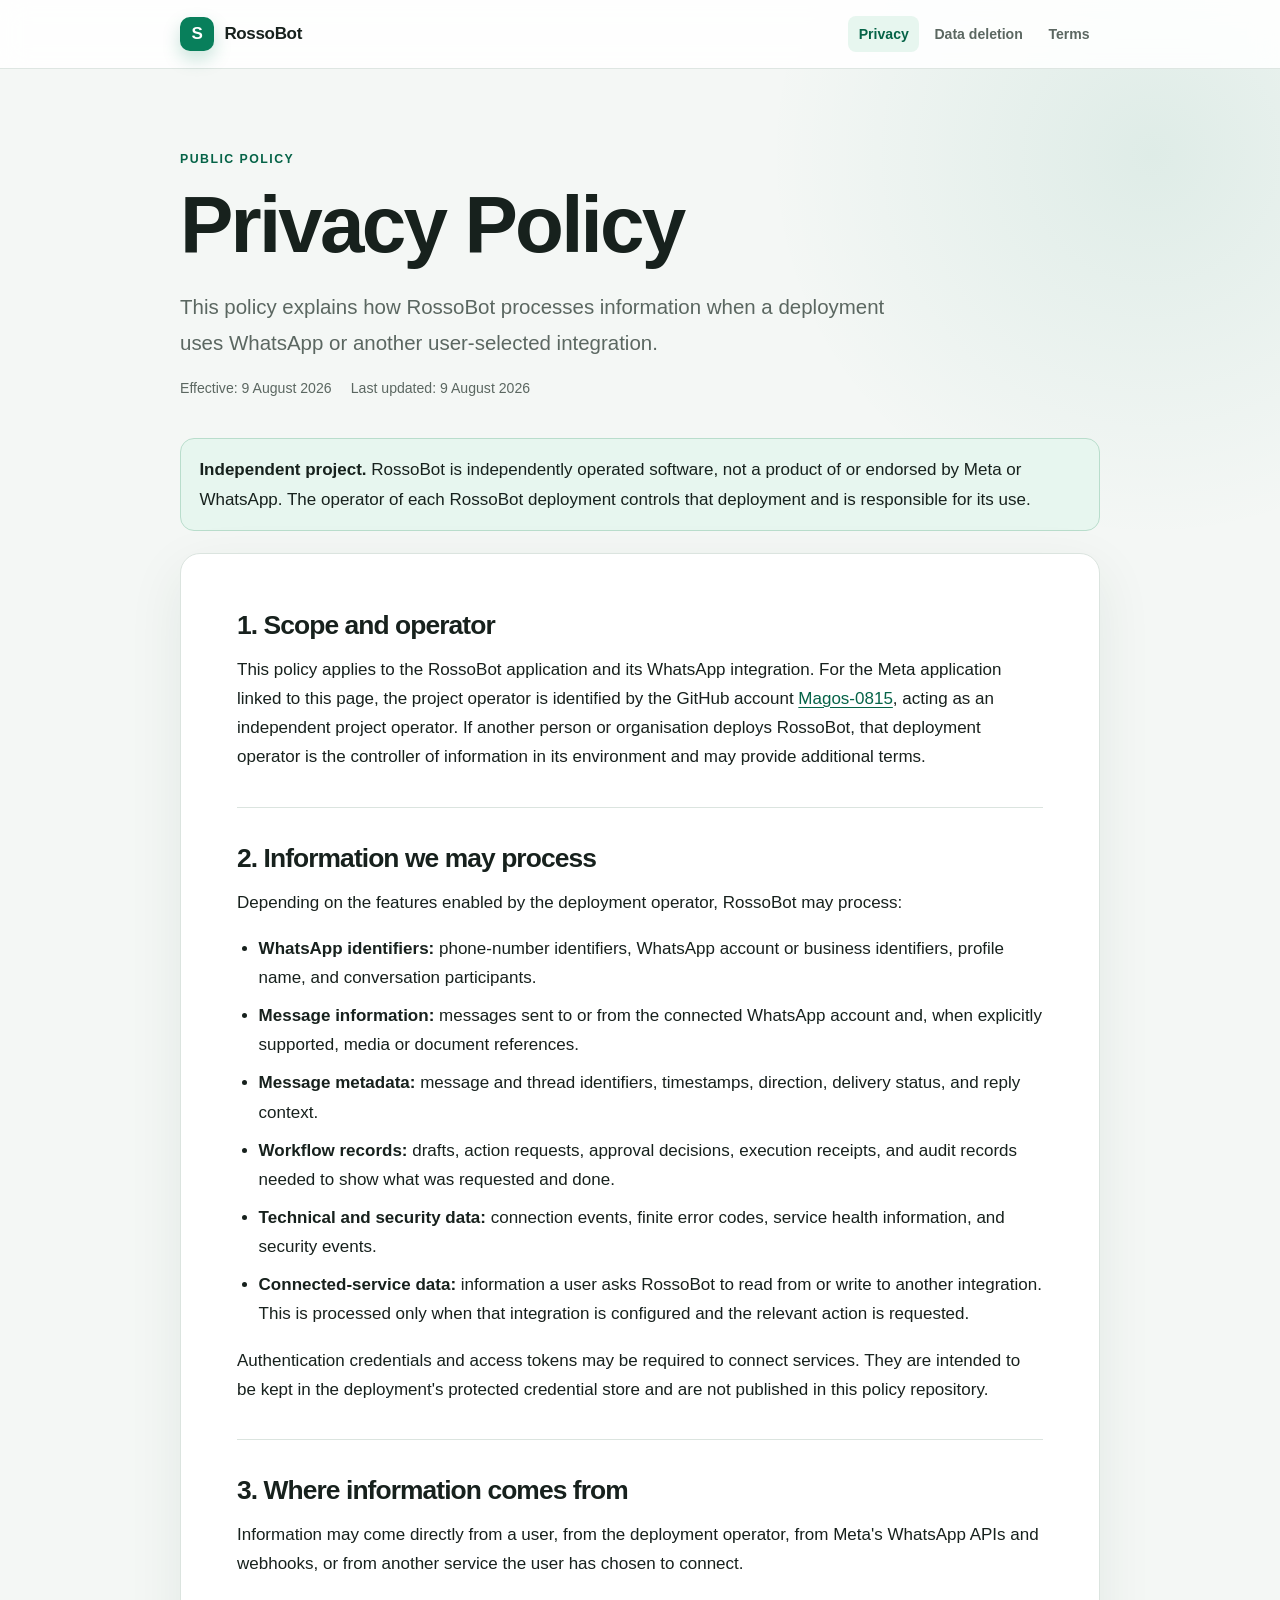
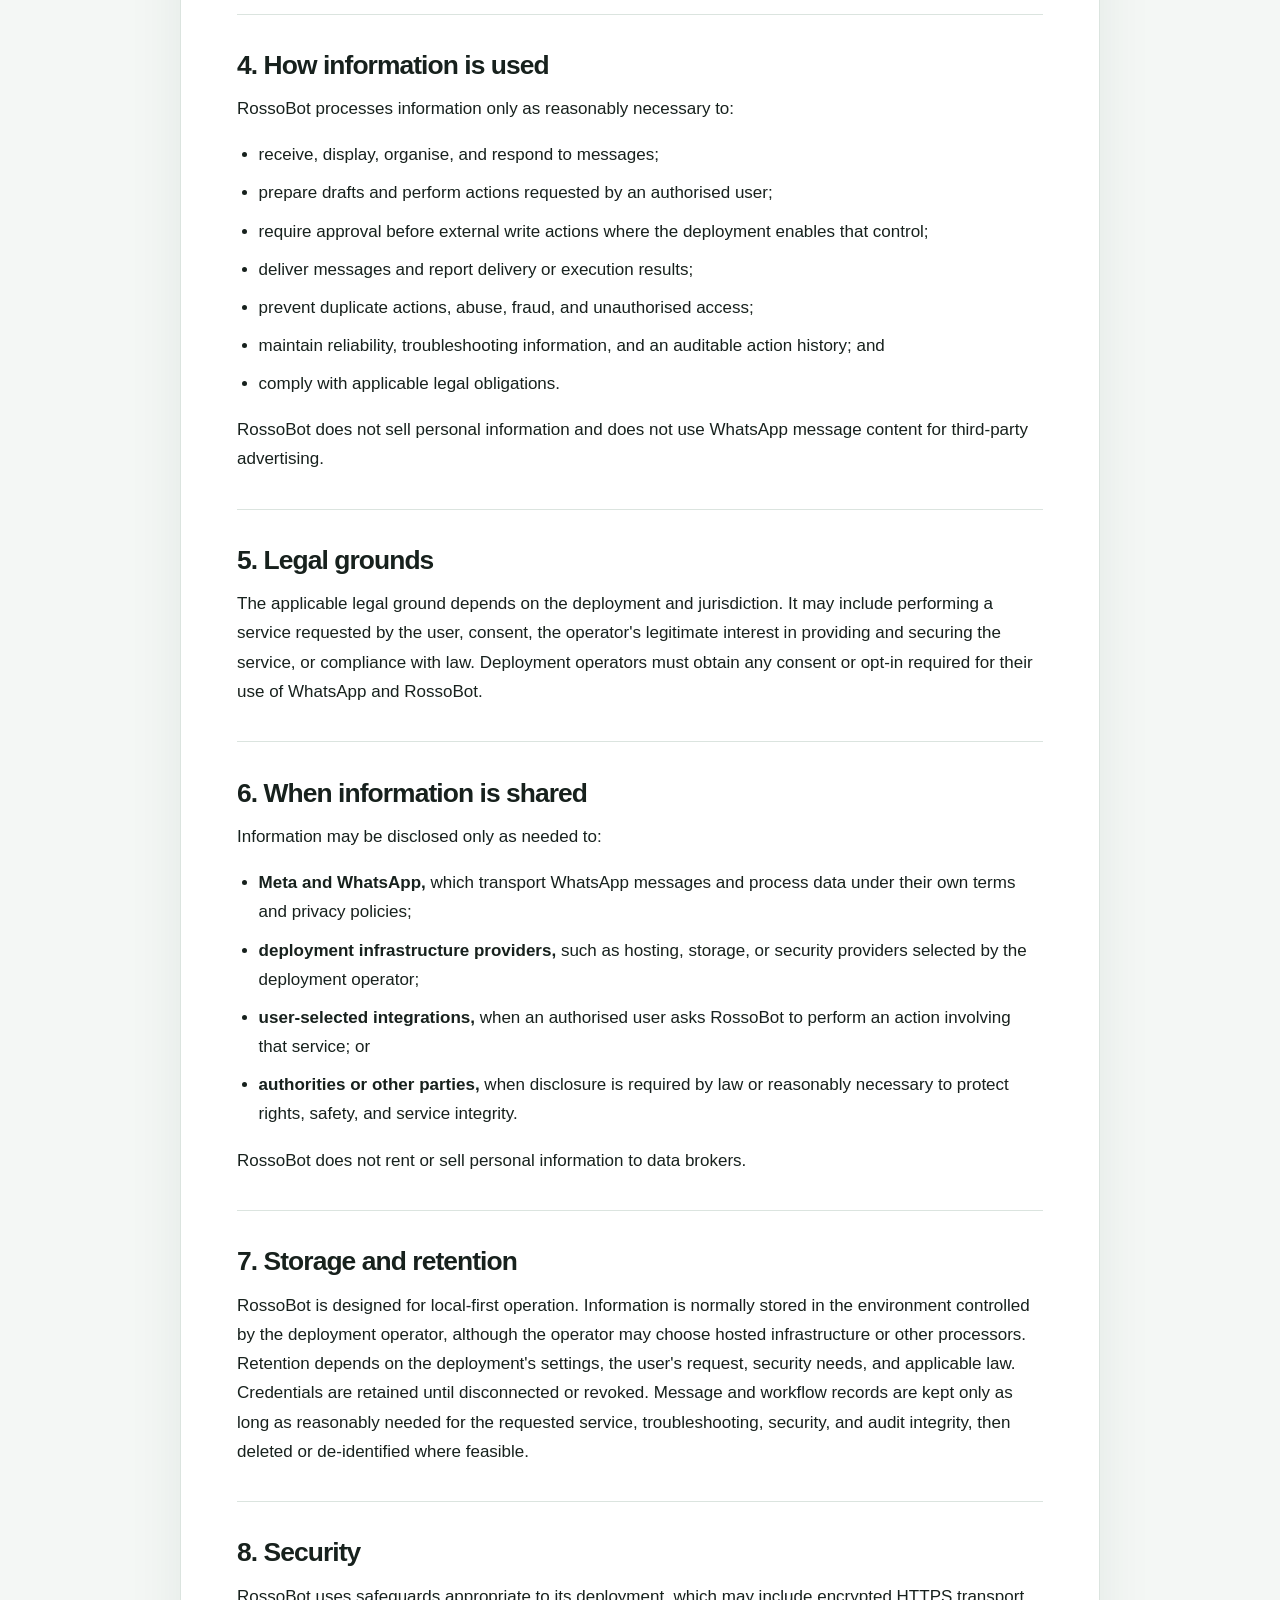
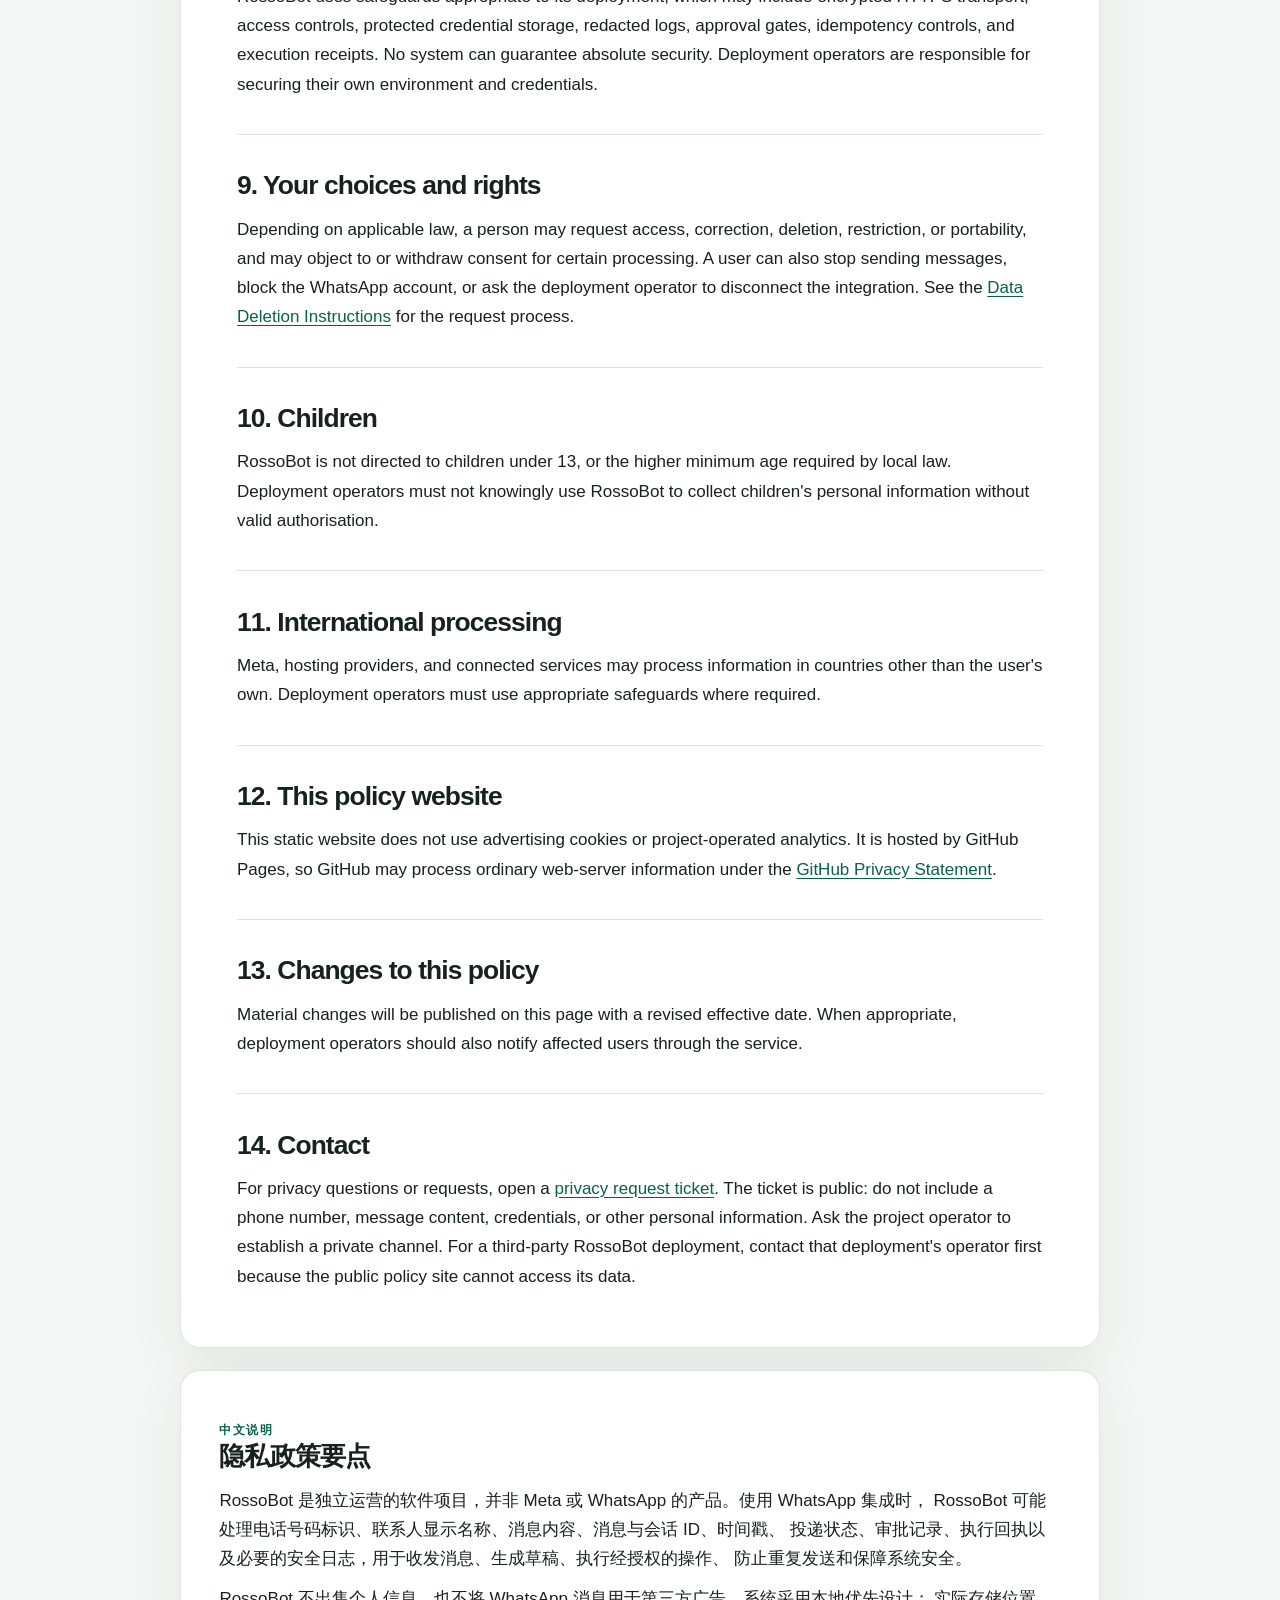
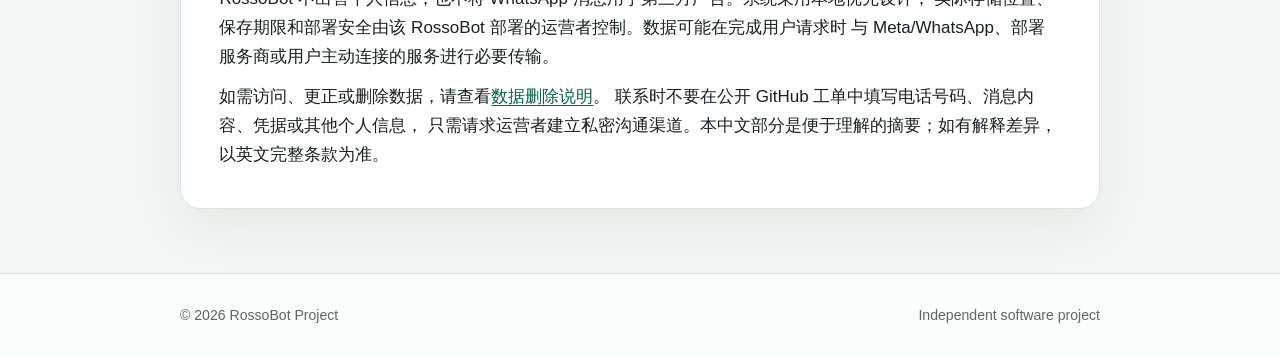
<file: index.html>
<!doctype html>
<html lang="en">
  <head>
    <meta charset="utf-8">
    <meta name="viewport" content="width=device-width, initial-scale=1">
    <meta name="description" content="Privacy Policy for RossoBot, including its WhatsApp integration.">
    <meta name="robots" content="index,follow">
    <title>RossoBot Privacy Policy</title>
    <link rel="icon" href="./assets/favicon.svg" type="image/svg+xml">
    <link rel="stylesheet" href="./assets/styles.css">
  </head>
  <body>
    <header class="site-header">
      <div class="shell header-inner">
        <a class="brand" href="./" aria-label="RossoBot privacy home">
          <span class="brand-mark" aria-hidden="true">S</span>
          <span>RossoBot</span>
        </a>
        <nav aria-label="Policy navigation">
          <a aria-current="page" href="./">Privacy</a>
          <a href="./data-deletion/">Data deletion</a>
          <a href="./terms/">Terms</a>
        </nav>
      </div>
    </header>

    <main class="shell">
      <section class="hero">
        <p class="eyebrow">Public policy</p>
        <h1>Privacy Policy</h1>
        <p class="lede">
          This policy explains how RossoBot processes information when a deployment uses
          WhatsApp or another user-selected integration.
        </p>
        <div class="meta-row">
          <span>Effective: 9 August 2026</span>
          <span>Last updated: 9 August 2026</span>
        </div>
      </section>

      <div class="notice" role="note">
        <strong>Independent project.</strong> RossoBot is independently operated software,
        not a product of or endorsed by Meta or WhatsApp. The operator of each RossoBot
        deployment controls that deployment and is responsible for its use.
      </div>

      <article class="policy-card">
        <section id="scope">
          <h2>1. Scope and operator</h2>
          <p>
            This policy applies to the RossoBot application and its WhatsApp integration.
            For the Meta application linked to this page, the project operator is identified
            by the GitHub account <a href="https://github.com/Magos-0815">Magos-0815</a>,
            acting as an independent project operator. If another person or organisation
            deploys RossoBot, that deployment operator is the controller of information in
            its environment and may provide additional terms.
          </p>
        </section>

        <section id="information">
          <h2>2. Information we may process</h2>
          <p>Depending on the features enabled by the deployment operator, RossoBot may process:</p>
          <ul>
            <li>
              <strong>WhatsApp identifiers:</strong> phone-number identifiers, WhatsApp account
              or business identifiers, profile name, and conversation participants.
            </li>
            <li>
              <strong>Message information:</strong> messages sent to or from the connected
              WhatsApp account and, when explicitly supported, media or document references.
            </li>
            <li>
              <strong>Message metadata:</strong> message and thread identifiers, timestamps,
              direction, delivery status, and reply context.
            </li>
            <li>
              <strong>Workflow records:</strong> drafts, action requests, approval decisions,
              execution receipts, and audit records needed to show what was requested and done.
            </li>
            <li>
              <strong>Technical and security data:</strong> connection events, finite error codes,
              service health information, and security events.
            </li>
            <li>
              <strong>Connected-service data:</strong> information a user asks RossoBot to read
              from or write to another integration. This is processed only when that integration
              is configured and the relevant action is requested.
            </li>
          </ul>
          <p>
            Authentication credentials and access tokens may be required to connect services.
            They are intended to be kept in the deployment's protected credential store and are
            not published in this policy repository.
          </p>
        </section>

        <section id="sources">
          <h2>3. Where information comes from</h2>
          <p>
            Information may come directly from a user, from the deployment operator, from Meta's
            WhatsApp APIs and webhooks, or from another service the user has chosen to connect.
          </p>
        </section>

        <section id="use">
          <h2>4. How information is used</h2>
          <p>RossoBot processes information only as reasonably necessary to:</p>
          <ul>
            <li>receive, display, organise, and respond to messages;</li>
            <li>prepare drafts and perform actions requested by an authorised user;</li>
            <li>require approval before external write actions where the deployment enables that control;</li>
            <li>deliver messages and report delivery or execution results;</li>
            <li>prevent duplicate actions, abuse, fraud, and unauthorised access;</li>
            <li>maintain reliability, troubleshooting information, and an auditable action history; and</li>
            <li>comply with applicable legal obligations.</li>
          </ul>
          <p>
            RossoBot does not sell personal information and does not use WhatsApp message content
            for third-party advertising.
          </p>
        </section>

        <section id="basis">
          <h2>5. Legal grounds</h2>
          <p>
            The applicable legal ground depends on the deployment and jurisdiction. It may include
            performing a service requested by the user, consent, the operator's legitimate interest
            in providing and securing the service, or compliance with law. Deployment operators must
            obtain any consent or opt-in required for their use of WhatsApp and RossoBot.
          </p>
        </section>

        <section id="sharing">
          <h2>6. When information is shared</h2>
          <p>Information may be disclosed only as needed to:</p>
          <ul>
            <li>
              <strong>Meta and WhatsApp,</strong> which transport WhatsApp messages and process data
              under their own terms and privacy policies;
            </li>
            <li>
              <strong>deployment infrastructure providers,</strong> such as hosting, storage, or
              security providers selected by the deployment operator;
            </li>
            <li>
              <strong>user-selected integrations,</strong> when an authorised user asks RossoBot
              to perform an action involving that service; or
            </li>
            <li>
              <strong>authorities or other parties,</strong> when disclosure is required by law or
              reasonably necessary to protect rights, safety, and service integrity.
            </li>
          </ul>
          <p>RossoBot does not rent or sell personal information to data brokers.</p>
        </section>

        <section id="storage">
          <h2>7. Storage and retention</h2>
          <p>
            RossoBot is designed for local-first operation. Information is normally stored in the
            environment controlled by the deployment operator, although the operator may choose
            hosted infrastructure or other processors. Retention depends on the deployment's settings,
            the user's request, security needs, and applicable law. Credentials are retained until
            disconnected or revoked. Message and workflow records are kept only as long as reasonably
            needed for the requested service, troubleshooting, security, and audit integrity, then
            deleted or de-identified where feasible.
          </p>
        </section>

        <section id="security">
          <h2>8. Security</h2>
          <p>
            RossoBot uses safeguards appropriate to its deployment, which may include encrypted HTTPS
            transport, access controls, protected credential storage, redacted logs, approval gates,
            idempotency controls, and execution receipts. No system can guarantee absolute security.
            Deployment operators are responsible for securing their own environment and credentials.
          </p>
        </section>

        <section id="rights">
          <h2>9. Your choices and rights</h2>
          <p>
            Depending on applicable law, a person may request access, correction, deletion,
            restriction, or portability, and may object to or withdraw consent for certain processing.
            A user can also stop sending messages, block the WhatsApp account, or ask the deployment
            operator to disconnect the integration. See the
            <a href="./data-deletion/">Data Deletion Instructions</a> for the request process.
          </p>
        </section>

        <section id="children">
          <h2>10. Children</h2>
          <p>
            RossoBot is not directed to children under 13, or the higher minimum age required by local
            law. Deployment operators must not knowingly use RossoBot to collect children's personal
            information without valid authorisation.
          </p>
        </section>

        <section id="transfers">
          <h2>11. International processing</h2>
          <p>
            Meta, hosting providers, and connected services may process information in countries other
            than the user's own. Deployment operators must use appropriate safeguards where required.
          </p>
        </section>

        <section id="site">
          <h2>12. This policy website</h2>
          <p>
            This static website does not use advertising cookies or project-operated analytics.
            It is hosted by GitHub Pages, so GitHub may process ordinary web-server information under
            the <a href="https://docs.github.com/en/site-policy/privacy-policies/github-general-privacy-statement">GitHub Privacy Statement</a>.
          </p>
        </section>

        <section id="changes">
          <h2>13. Changes to this policy</h2>
          <p>
            Material changes will be published on this page with a revised effective date. When
            appropriate, deployment operators should also notify affected users through the service.
          </p>
        </section>

        <section id="contact">
          <h2>14. Contact</h2>
          <p>
            For privacy questions or requests, open a
            <a href="https://github.com/Magos-0815/RossoBot-privacy-policy/issues/new?template=privacy-request.yml">privacy request ticket</a>.
            The ticket is public: do not include a phone number, message content, credentials, or other
            personal information. Ask the project operator to establish a private channel. For a
            third-party RossoBot deployment, contact that deployment's operator first because the
            public policy site cannot access its data.
          </p>
        </section>
      </article>

      <section class="translation" lang="zh-Hans" aria-labelledby="zh-summary">
        <p class="eyebrow">中文说明</p>
        <h2 id="zh-summary">隐私政策要点</h2>
        <p>
          RossoBot 是独立运营的软件项目，并非 Meta 或 WhatsApp 的产品。使用 WhatsApp 集成时，
          RossoBot 可能处理电话号码标识、联系人显示名称、消息内容、消息与会话 ID、时间戳、
          投递状态、审批记录、执行回执以及必要的安全日志，用于收发消息、生成草稿、执行经授权的操作、
          防止重复发送和保障系统安全。
        </p>
        <p>
          RossoBot 不出售个人信息，也不将 WhatsApp 消息用于第三方广告。系统采用本地优先设计；
          实际存储位置、保存期限和部署安全由该 RossoBot 部署的运营者控制。数据可能在完成用户请求时
          与 Meta/WhatsApp、部署服务商或用户主动连接的服务进行必要传输。
        </p>
        <p>
          如需访问、更正或删除数据，请查看<a href="./data-deletion/">数据删除说明</a>。
          联系时不要在公开 GitHub 工单中填写电话号码、消息内容、凭据或其他个人信息，
          只需请求运营者建立私密沟通渠道。本中文部分是便于理解的摘要；如有解释差异，以英文完整条款为准。
        </p>
      </section>
    </main>

    <footer>
      <div class="shell footer-inner">
        <span>© 2026 RossoBot Project</span>
        <span>Independent software project</span>
      </div>
    </footer>
  </body>
</html>
</file>
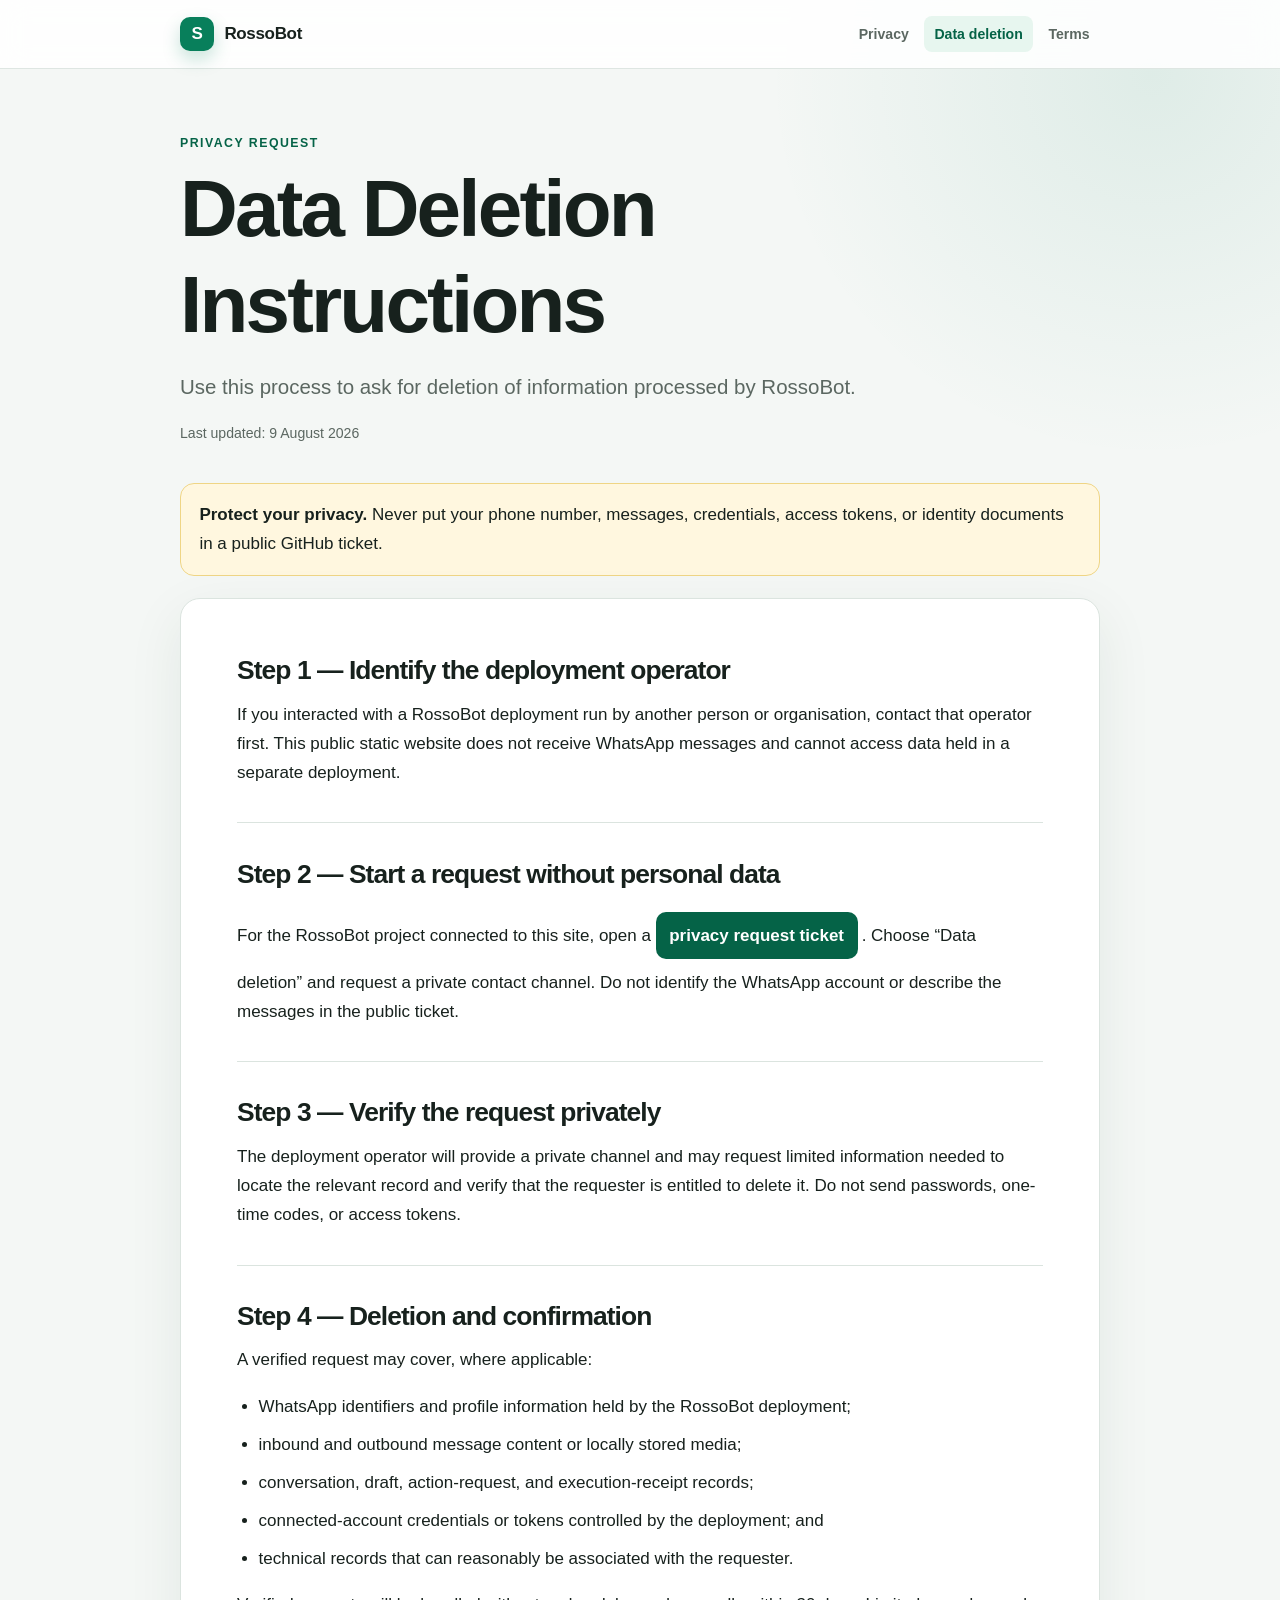
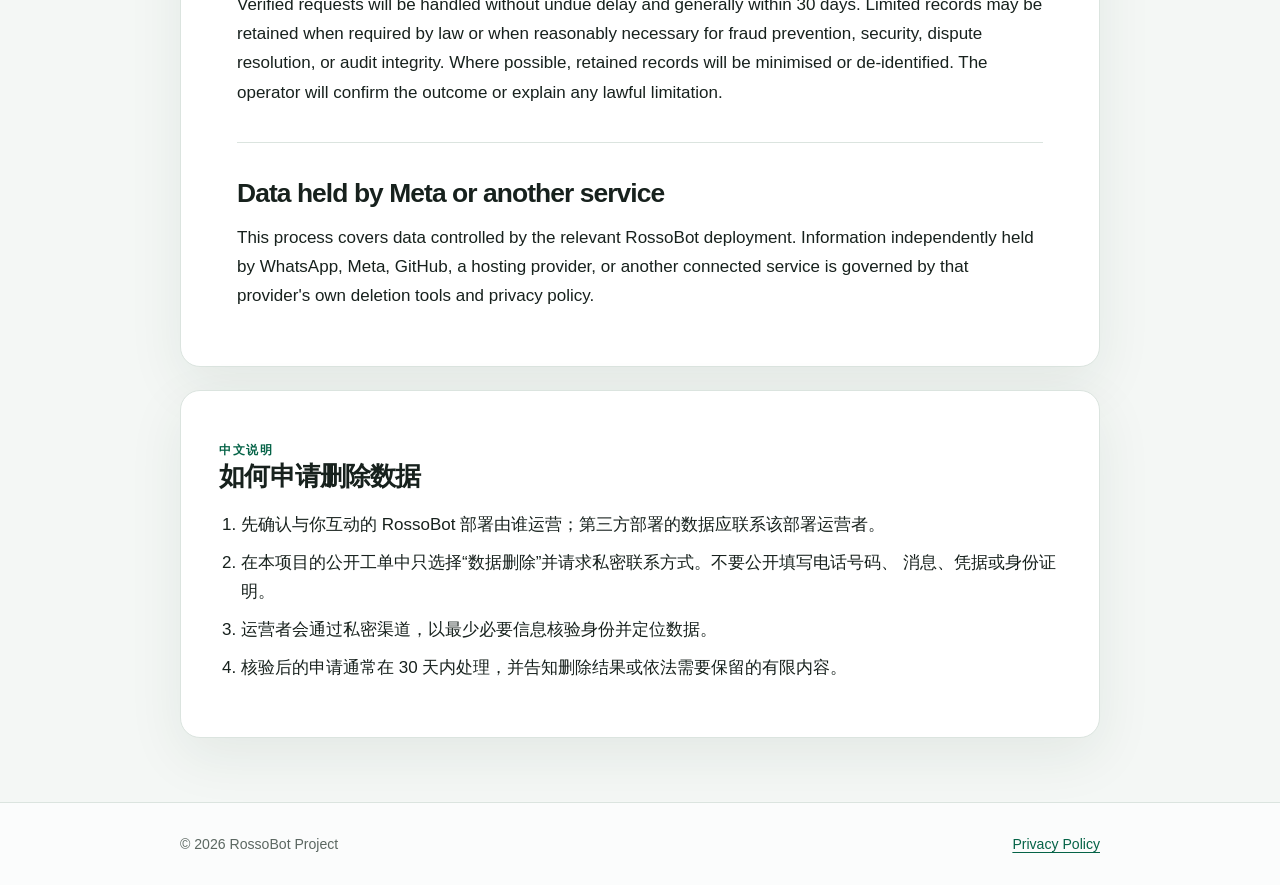
<file: data-deletion/index.html>
<!doctype html>
<html lang="en">
  <head>
    <meta charset="utf-8">
    <meta name="viewport" content="width=device-width, initial-scale=1">
    <meta name="description" content="How to request deletion of data processed by RossoBot.">
    <meta name="robots" content="index,follow">
    <title>RossoBot Data Deletion Instructions</title>
    <link rel="icon" href="../assets/favicon.svg" type="image/svg+xml">
    <link rel="stylesheet" href="../assets/styles.css">
  </head>
  <body>
    <header class="site-header">
      <div class="shell header-inner">
        <a class="brand" href="../" aria-label="RossoBot privacy home">
          <span class="brand-mark" aria-hidden="true">S</span>
          <span>RossoBot</span>
        </a>
        <nav aria-label="Policy navigation">
          <a href="../">Privacy</a>
          <a aria-current="page" href="./">Data deletion</a>
          <a href="../terms/">Terms</a>
        </nav>
      </div>
    </header>

    <main class="shell">
      <section class="hero compact">
        <p class="eyebrow">Privacy request</p>
        <h1>Data Deletion Instructions</h1>
        <p class="lede">Use this process to ask for deletion of information processed by RossoBot.</p>
        <div class="meta-row"><span>Last updated: 9 August 2026</span></div>
      </section>

      <div class="notice warning" role="note">
        <strong>Protect your privacy.</strong> Never put your phone number, messages, credentials,
        access tokens, or identity documents in a public GitHub ticket.
      </div>

      <article class="policy-card steps">
        <section>
          <h2>Step 1 — Identify the deployment operator</h2>
          <p>
            If you interacted with a RossoBot deployment run by another person or organisation,
            contact that operator first. This public static website does not receive WhatsApp
            messages and cannot access data held in a separate deployment.
          </p>
        </section>

        <section>
          <h2>Step 2 — Start a request without personal data</h2>
          <p>
            For the RossoBot project connected to this site, open a
            <a class="button-link" href="https://github.com/Magos-0815/RossoBot-privacy-policy/issues/new?template=privacy-request.yml">privacy request ticket</a>.
            Choose “Data deletion” and request a private contact channel. Do not identify the
            WhatsApp account or describe the messages in the public ticket.
          </p>
        </section>

        <section>
          <h2>Step 3 — Verify the request privately</h2>
          <p>
            The deployment operator will provide a private channel and may request limited
            information needed to locate the relevant record and verify that the requester is
            entitled to delete it. Do not send passwords, one-time codes, or access tokens.
          </p>
        </section>

        <section>
          <h2>Step 4 — Deletion and confirmation</h2>
          <p>A verified request may cover, where applicable:</p>
          <ul>
            <li>WhatsApp identifiers and profile information held by the RossoBot deployment;</li>
            <li>inbound and outbound message content or locally stored media;</li>
            <li>conversation, draft, action-request, and execution-receipt records;</li>
            <li>connected-account credentials or tokens controlled by the deployment; and</li>
            <li>technical records that can reasonably be associated with the requester.</li>
          </ul>
          <p>
            Verified requests will be handled without undue delay and generally within 30 days.
            Limited records may be retained when required by law or when reasonably necessary for
            fraud prevention, security, dispute resolution, or audit integrity. Where possible,
            retained records will be minimised or de-identified. The operator will confirm the
            outcome or explain any lawful limitation.
          </p>
        </section>

        <section>
          <h2>Data held by Meta or another service</h2>
          <p>
            This process covers data controlled by the relevant RossoBot deployment. Information
            independently held by WhatsApp, Meta, GitHub, a hosting provider, or another connected
            service is governed by that provider's own deletion tools and privacy policy.
          </p>
        </section>
      </article>

      <section class="translation" lang="zh-Hans" aria-labelledby="zh-deletion">
        <p class="eyebrow">中文说明</p>
        <h2 id="zh-deletion">如何申请删除数据</h2>
        <ol>
          <li>先确认与你互动的 RossoBot 部署由谁运营；第三方部署的数据应联系该部署运营者。</li>
          <li>
            在本项目的公开工单中只选择“数据删除”并请求私密联系方式。不要公开填写电话号码、
            消息、凭据或身份证明。
          </li>
          <li>运营者会通过私密渠道，以最少必要信息核验身份并定位数据。</li>
          <li>核验后的申请通常在 30 天内处理，并告知删除结果或依法需要保留的有限内容。</li>
        </ol>
      </section>
    </main>

    <footer>
      <div class="shell footer-inner">
        <span>© 2026 RossoBot Project</span>
        <a href="../">Privacy Policy</a>
      </div>
    </footer>
  </body>
</html>
</file>
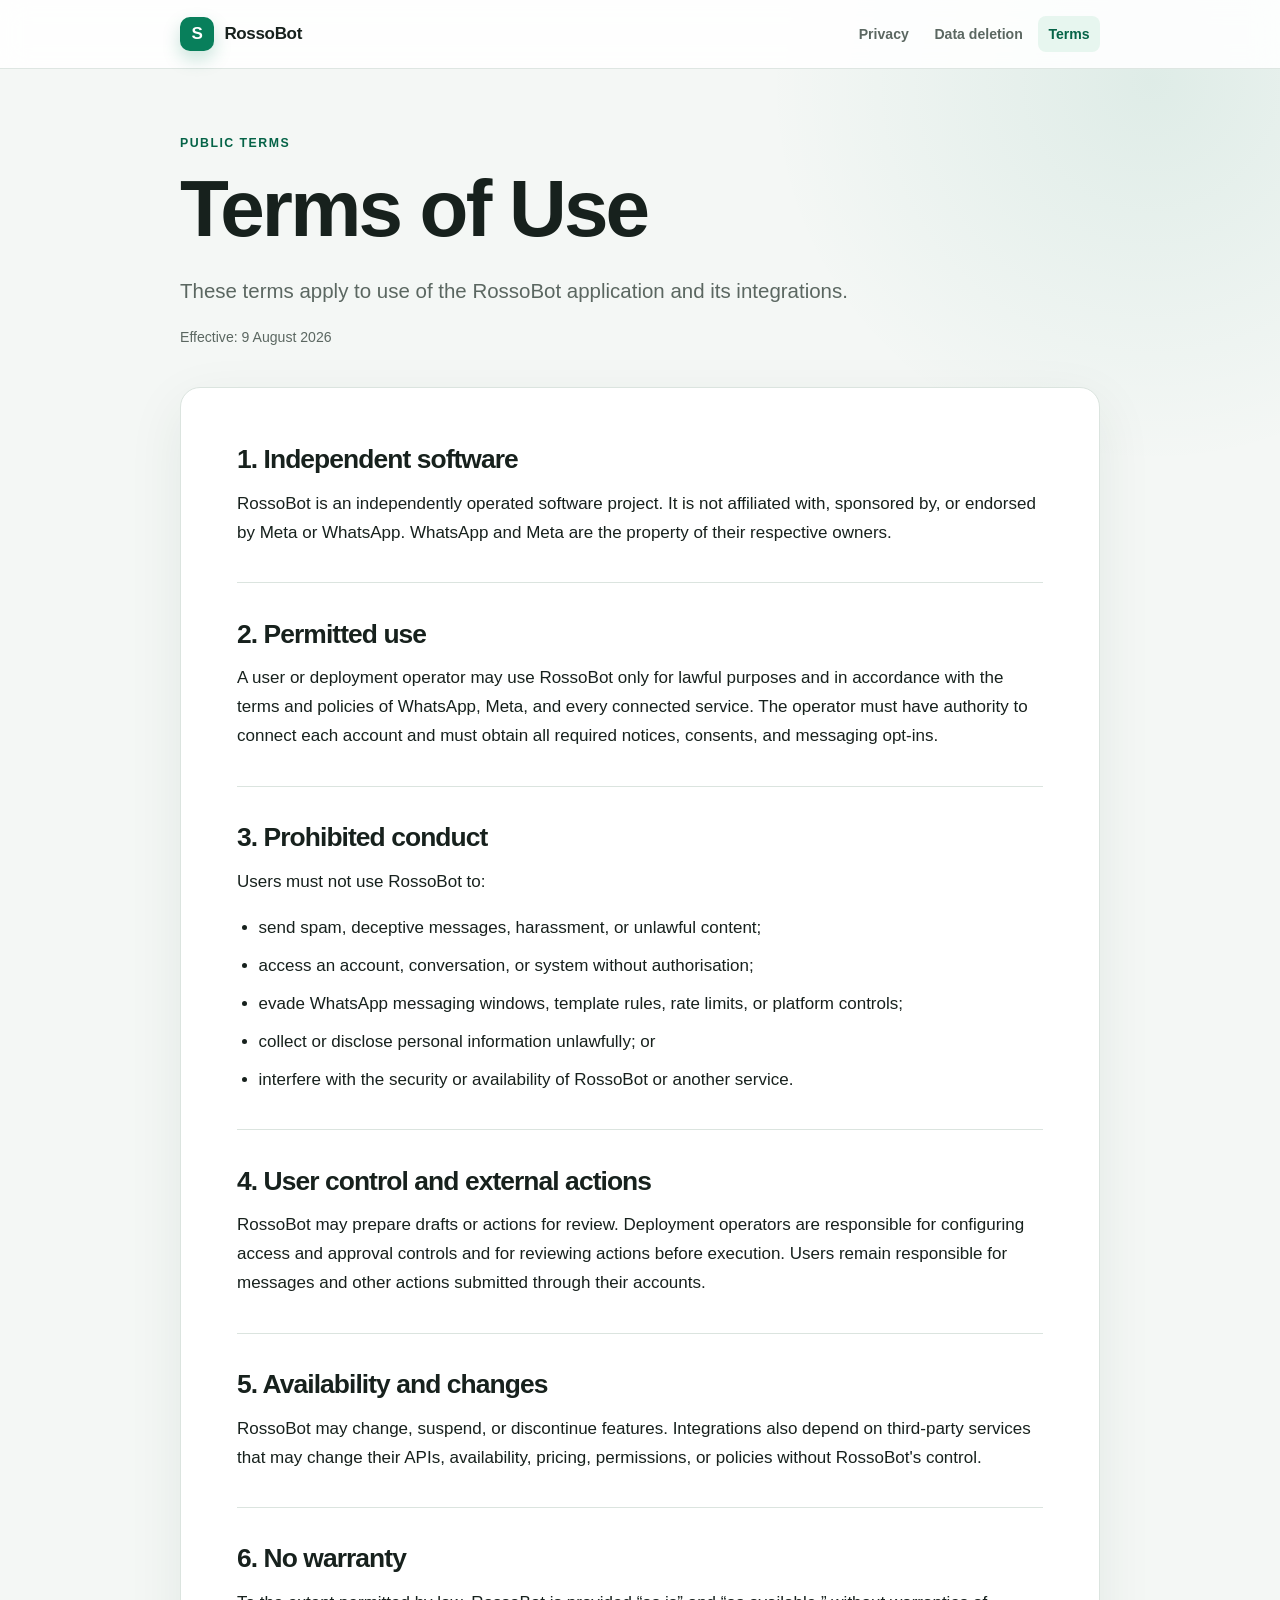
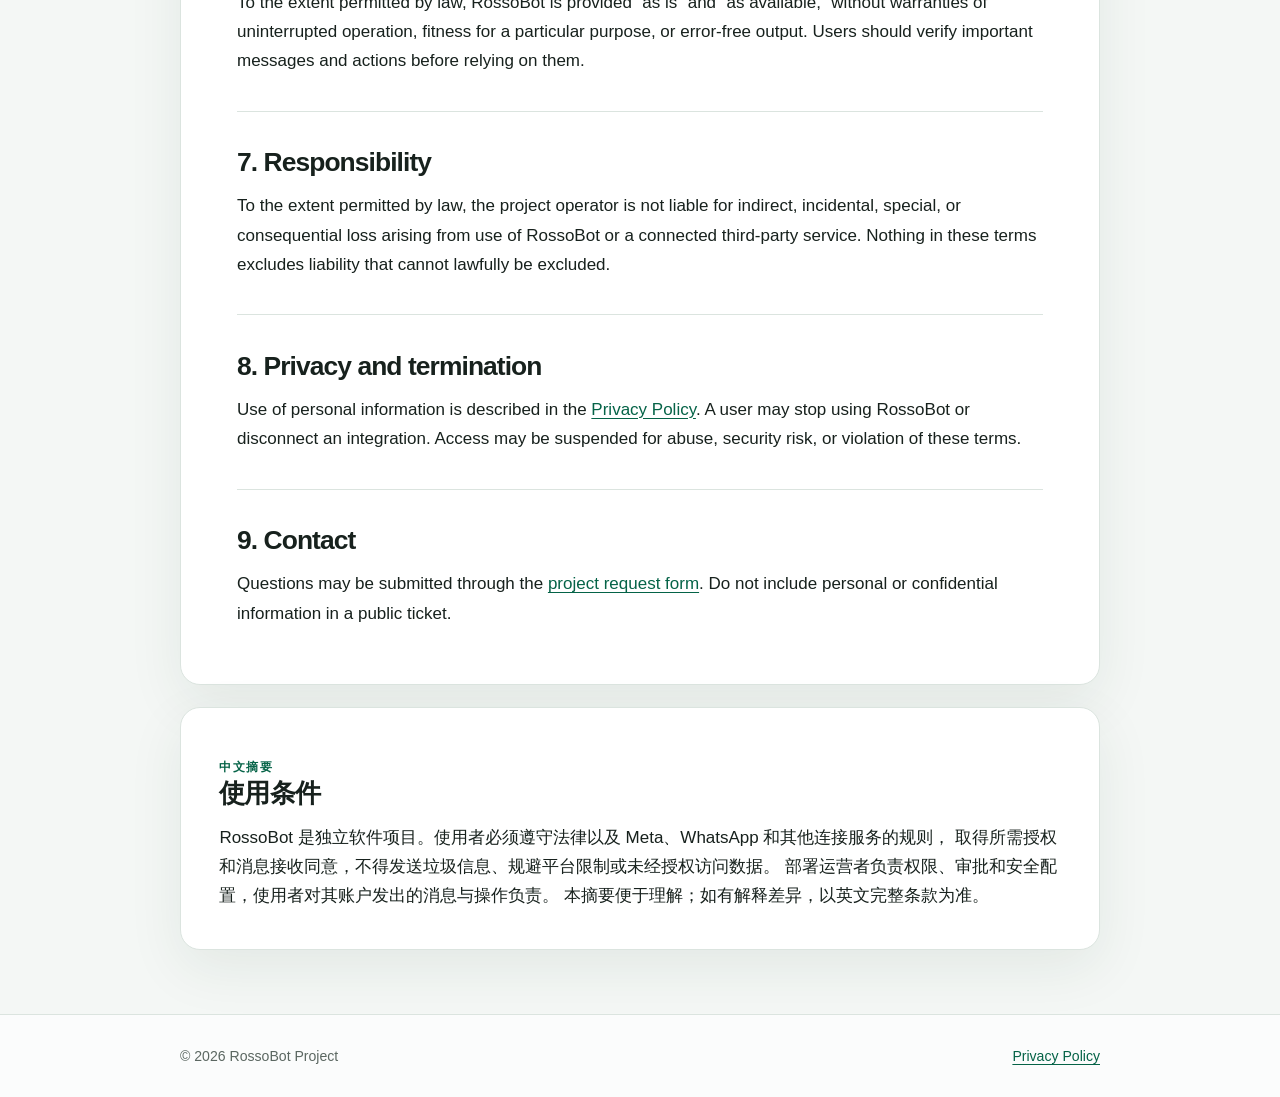
<file: terms/index.html>
<!doctype html>
<html lang="en">
  <head>
    <meta charset="utf-8">
    <meta name="viewport" content="width=device-width, initial-scale=1">
    <meta name="description" content="Terms of Use for RossoBot.">
    <meta name="robots" content="index,follow">
    <title>RossoBot Terms of Use</title>
    <link rel="icon" href="../assets/favicon.svg" type="image/svg+xml">
    <link rel="stylesheet" href="../assets/styles.css">
  </head>
  <body>
    <header class="site-header">
      <div class="shell header-inner">
        <a class="brand" href="../" aria-label="RossoBot privacy home">
          <span class="brand-mark" aria-hidden="true">S</span>
          <span>RossoBot</span>
        </a>
        <nav aria-label="Policy navigation">
          <a href="../">Privacy</a>
          <a href="../data-deletion/">Data deletion</a>
          <a aria-current="page" href="./">Terms</a>
        </nav>
      </div>
    </header>

    <main class="shell">
      <section class="hero compact">
        <p class="eyebrow">Public terms</p>
        <h1>Terms of Use</h1>
        <p class="lede">These terms apply to use of the RossoBot application and its integrations.</p>
        <div class="meta-row"><span>Effective: 9 August 2026</span></div>
      </section>

      <article class="policy-card">
        <section>
          <h2>1. Independent software</h2>
          <p>
            RossoBot is an independently operated software project. It is not affiliated with,
            sponsored by, or endorsed by Meta or WhatsApp. WhatsApp and Meta are the property of
            their respective owners.
          </p>
        </section>

        <section>
          <h2>2. Permitted use</h2>
          <p>
            A user or deployment operator may use RossoBot only for lawful purposes and in accordance
            with the terms and policies of WhatsApp, Meta, and every connected service. The operator
            must have authority to connect each account and must obtain all required notices, consents,
            and messaging opt-ins.
          </p>
        </section>

        <section>
          <h2>3. Prohibited conduct</h2>
          <p>Users must not use RossoBot to:</p>
          <ul>
            <li>send spam, deceptive messages, harassment, or unlawful content;</li>
            <li>access an account, conversation, or system without authorisation;</li>
            <li>evade WhatsApp messaging windows, template rules, rate limits, or platform controls;</li>
            <li>collect or disclose personal information unlawfully; or</li>
            <li>interfere with the security or availability of RossoBot or another service.</li>
          </ul>
        </section>

        <section>
          <h2>4. User control and external actions</h2>
          <p>
            RossoBot may prepare drafts or actions for review. Deployment operators are responsible
            for configuring access and approval controls and for reviewing actions before execution.
            Users remain responsible for messages and other actions submitted through their accounts.
          </p>
        </section>

        <section>
          <h2>5. Availability and changes</h2>
          <p>
            RossoBot may change, suspend, or discontinue features. Integrations also depend on
            third-party services that may change their APIs, availability, pricing, permissions, or
            policies without RossoBot's control.
          </p>
        </section>

        <section>
          <h2>6. No warranty</h2>
          <p>
            To the extent permitted by law, RossoBot is provided “as is” and “as available,” without
            warranties of uninterrupted operation, fitness for a particular purpose, or error-free
            output. Users should verify important messages and actions before relying on them.
          </p>
        </section>

        <section>
          <h2>7. Responsibility</h2>
          <p>
            To the extent permitted by law, the project operator is not liable for indirect,
            incidental, special, or consequential loss arising from use of RossoBot or a connected
            third-party service. Nothing in these terms excludes liability that cannot lawfully be
            excluded.
          </p>
        </section>

        <section>
          <h2>8. Privacy and termination</h2>
          <p>
            Use of personal information is described in the <a href="../">Privacy Policy</a>.
            A user may stop using RossoBot or disconnect an integration. Access may be suspended for
            abuse, security risk, or violation of these terms.
          </p>
        </section>

        <section>
          <h2>9. Contact</h2>
          <p>
            Questions may be submitted through the
            <a href="https://github.com/Magos-0815/RossoBot-privacy-policy/issues/new?template=privacy-request.yml">project request form</a>.
            Do not include personal or confidential information in a public ticket.
          </p>
        </section>
      </article>

      <section class="translation" lang="zh-Hans" aria-labelledby="zh-terms">
        <p class="eyebrow">中文摘要</p>
        <h2 id="zh-terms">使用条件</h2>
        <p>
          RossoBot 是独立软件项目。使用者必须遵守法律以及 Meta、WhatsApp 和其他连接服务的规则，
          取得所需授权和消息接收同意，不得发送垃圾信息、规避平台限制或未经授权访问数据。
          部署运营者负责权限、审批和安全配置，使用者对其账户发出的消息与操作负责。
          本摘要便于理解；如有解释差异，以英文完整条款为准。
        </p>
      </section>
    </main>

    <footer>
      <div class="shell footer-inner">
        <span>© 2026 RossoBot Project</span>
        <a href="../">Privacy Policy</a>
      </div>
    </footer>
  </body>
</html>
</file>
<file: assets/styles.css>
:root {
  color-scheme: light;
  --ink: #17211d;
  --muted: #5b6761;
  --line: #dbe4df;
  --paper: #ffffff;
  --canvas: #f4f7f5;
  --green: #087f5b;
  --green-dark: #056347;
  --green-soft: #e7f6ef;
  --amber-soft: #fff7df;
  --amber-line: #efd585;
  --shadow: 0 18px 55px rgba(25, 58, 44, 0.08);
}

* {
  box-sizing: border-box;
}

html {
  scroll-behavior: smooth;
}

body {
  margin: 0;
  color: var(--ink);
  background:
    radial-gradient(circle at 90% 3%, rgba(8, 127, 91, 0.09), transparent 24rem),
    var(--canvas);
  font-family: Inter, ui-sans-serif, -apple-system, BlinkMacSystemFont, "Segoe UI", sans-serif;
  font-size: 17px;
  line-height: 1.72;
}

a {
  color: var(--green-dark);
  text-underline-offset: 0.18em;
}

a:hover {
  color: var(--green);
}

.shell {
  width: min(calc(100% - 2rem), 920px);
  margin-inline: auto;
}

.site-header {
  position: sticky;
  z-index: 10;
  top: 0;
  border-bottom: 1px solid rgba(219, 228, 223, 0.9);
  background: rgba(255, 255, 255, 0.88);
  backdrop-filter: blur(14px);
}

.header-inner {
  display: flex;
  min-height: 68px;
  align-items: center;
  justify-content: space-between;
  gap: 1rem;
}

.brand {
  display: inline-flex;
  align-items: center;
  gap: 0.65rem;
  color: var(--ink);
  font-weight: 760;
  letter-spacing: -0.02em;
  text-decoration: none;
}

.brand-mark {
  display: inline-grid;
  width: 34px;
  height: 34px;
  place-items: center;
  border-radius: 10px;
  color: white;
  background: var(--green);
  box-shadow: 0 8px 18px rgba(8, 127, 91, 0.22);
}

nav {
  display: flex;
  align-items: center;
  gap: 0.3rem;
}

nav a {
  padding: 0.4rem 0.65rem;
  border-radius: 8px;
  color: var(--muted);
  font-size: 0.88rem;
  font-weight: 650;
  text-decoration: none;
}

nav a:hover,
nav a[aria-current="page"] {
  color: var(--green-dark);
  background: var(--green-soft);
}

.hero {
  padding: 5rem 0 2.4rem;
}

.hero.compact {
  padding-top: 4rem;
}

.eyebrow {
  margin: 0 0 0.45rem;
  color: var(--green-dark);
  font-size: 0.77rem;
  font-weight: 800;
  letter-spacing: 0.12em;
  text-transform: uppercase;
}

h1,
h2 {
  line-height: 1.2;
  letter-spacing: -0.035em;
}

h1 {
  max-width: 760px;
  margin: 0;
  font-size: clamp(2.6rem, 8vw, 5rem);
  font-weight: 790;
}

h2 {
  margin: 0 0 0.8rem;
  font-size: clamp(1.35rem, 3vw, 1.65rem);
}

.lede {
  max-width: 720px;
  margin: 1rem 0;
  color: var(--muted);
  font-size: clamp(1.05rem, 2.4vw, 1.28rem);
}

.meta-row {
  display: flex;
  flex-wrap: wrap;
  gap: 0.4rem 1.2rem;
  color: var(--muted);
  font-size: 0.88rem;
}

.notice {
  margin-bottom: 1.4rem;
  padding: 1rem 1.15rem;
  border: 1px solid #b9ddcc;
  border-radius: 14px;
  background: var(--green-soft);
}

.notice.warning {
  border-color: var(--amber-line);
  background: var(--amber-soft);
}

.policy-card,
.translation {
  border: 1px solid var(--line);
  border-radius: 20px;
  background: var(--paper);
  box-shadow: var(--shadow);
}

.policy-card {
  padding: clamp(1.3rem, 5vw, 3.5rem);
}

.policy-card section + section {
  padding-top: 2.2rem;
  border-top: 1px solid var(--line);
  margin-top: 2.2rem;
}

.policy-card p,
.translation p {
  margin: 0.65rem 0 0;
}

ul,
ol {
  padding-left: 1.35rem;
}

li + li {
  margin-top: 0.55rem;
}

.steps section {
  position: relative;
}

.button-link {
  display: inline-block;
  margin: 0.55rem 0.25rem 0.55rem 0;
  padding: 0.55rem 0.85rem;
  border-radius: 10px;
  color: white;
  background: var(--green-dark);
  font-weight: 720;
  text-decoration: none;
}

.button-link:hover {
  color: white;
  background: var(--green);
}

.translation {
  margin: 1.4rem 0 4rem;
  padding: clamp(1.3rem, 4vw, 2.4rem);
}

footer {
  border-top: 1px solid var(--line);
  color: var(--muted);
  background: rgba(255, 255, 255, 0.7);
  font-size: 0.88rem;
}

.footer-inner {
  display: flex;
  min-height: 82px;
  align-items: center;
  justify-content: space-between;
  gap: 1rem;
}

@media (max-width: 640px) {
  body {
    font-size: 16px;
  }

  .header-inner {
    align-items: flex-start;
    flex-direction: column;
    padding-block: 0.75rem;
  }

  nav {
    width: 100%;
    overflow-x: auto;
    white-space: nowrap;
  }

  nav a {
    padding-left: 0;
    padding-right: 0.8rem;
    background: transparent !important;
  }

  .hero {
    padding-top: 3.2rem;
  }

  .footer-inner {
    align-items: flex-start;
    flex-direction: column;
    justify-content: center;
  }
}

@media print {
  .site-header {
    position: static;
  }

  body {
    background: white;
  }

  .policy-card,
  .translation {
    border: 0;
    box-shadow: none;
  }
}
</file>
